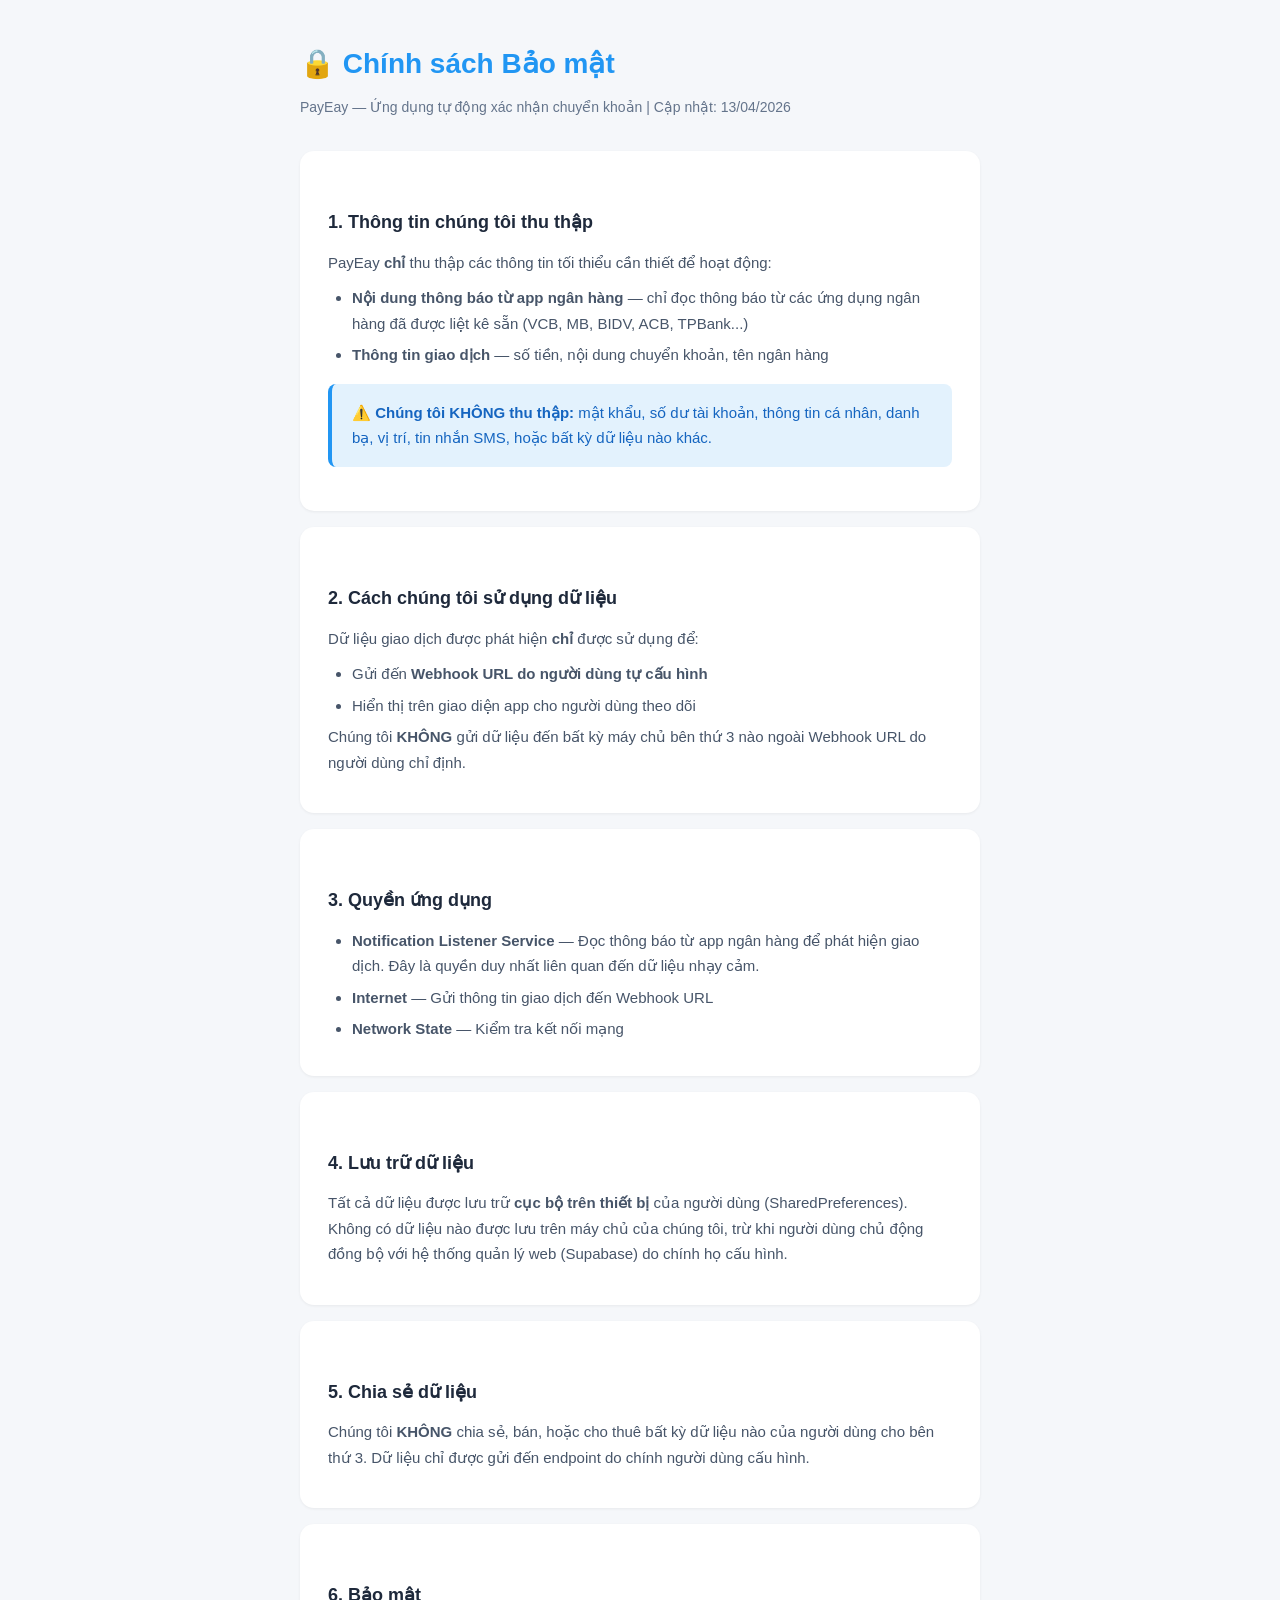
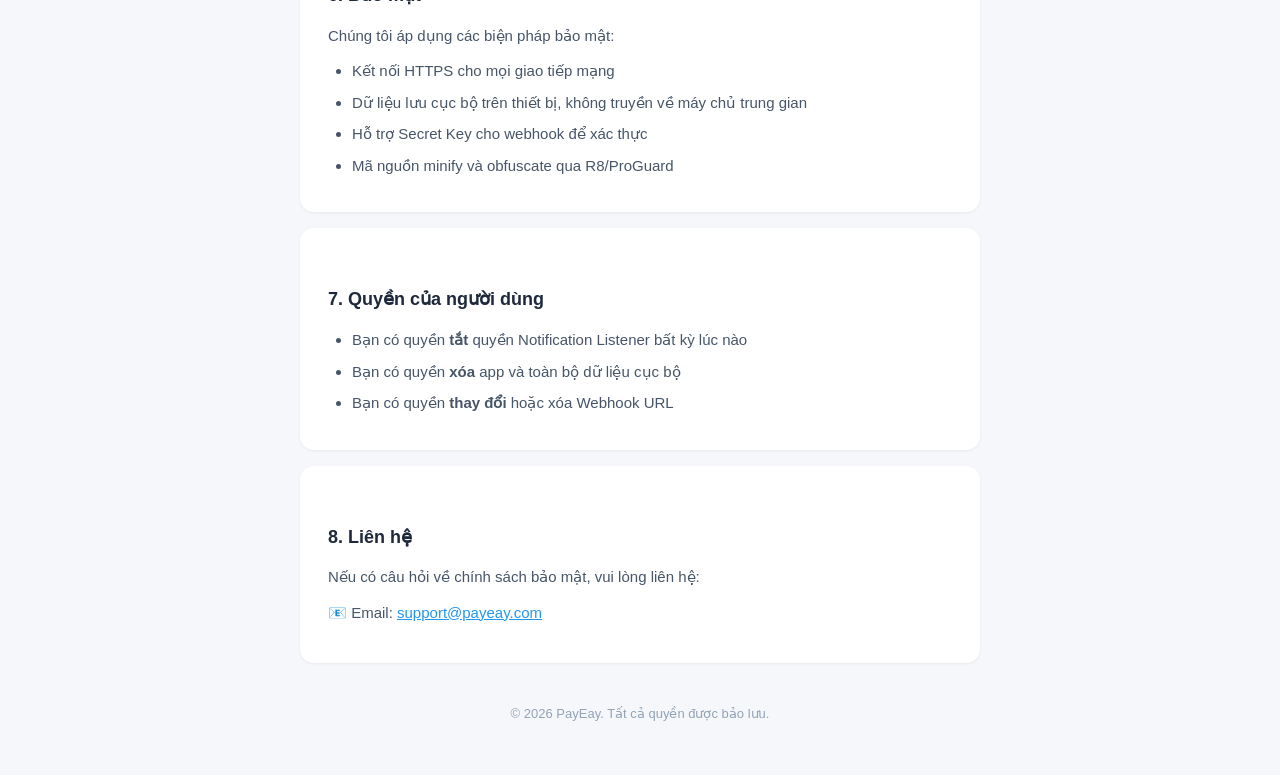
<file: privacy.html>
<!DOCTYPE html>
<html lang="vi">
<head>
    <meta charset="UTF-8">
    <meta name="viewport" content="width=device-width, initial-scale=1.0">
    <title>PayEay — Chính sách Bảo mật</title>
    <style>
        * { margin: 0; padding: 0; box-sizing: border-box; }
        body { font-family: 'Inter', -apple-system, sans-serif; background: #F5F7FA; color: #1E293B; line-height: 1.7; }
        .container { max-width: 720px; margin: 0 auto; padding: 40px 20px; }
        h1 { font-size: 28px; margin-bottom: 8px; color: #2196F3; }
        .subtitle { color: #64748B; margin-bottom: 32px; font-size: 14px; }
        h2 { font-size: 18px; margin: 28px 0 12px; color: #1E293B; }
        p, li { font-size: 15px; color: #475569; margin-bottom: 10px; }
        ul { padding-left: 24px; }
        li { margin-bottom: 6px; }
        .card { background: white; border-radius: 14px; padding: 28px; margin-bottom: 16px; box-shadow: 0 1px 3px rgba(0,0,0,0.06); }
        .highlight { background: #E3F2FD; border-left: 4px solid #2196F3; padding: 16px 20px; border-radius: 8px; margin: 16px 0; }
        .highlight p { color: #1565C0; margin: 0; }
        .footer { text-align: center; color: #94A3B8; font-size: 13px; margin-top: 40px; }
        a { color: #2196F3; }
    </style>
</head>
<body>
    <div class="container">
        <h1>🔒 Chính sách Bảo mật</h1>
        <p class="subtitle">PayEay — Ứng dụng tự động xác nhận chuyển khoản | Cập nhật: 13/04/2026</p>

        <div class="card">
            <h2>1. Thông tin chúng tôi thu thập</h2>
            <p>PayEay <strong>chỉ</strong> thu thập các thông tin tối thiểu cần thiết để hoạt động:</p>
            <ul>
                <li><strong>Nội dung thông báo từ app ngân hàng</strong> — chỉ đọc thông báo từ các ứng dụng ngân hàng đã được liệt kê sẵn (VCB, MB, BIDV, ACB, TPBank...)</li>
                <li><strong>Thông tin giao dịch</strong> — số tiền, nội dung chuyển khoản, tên ngân hàng</li>
            </ul>

            <div class="highlight">
                <p>⚠️ <strong>Chúng tôi KHÔNG thu thập:</strong> mật khẩu, số dư tài khoản, thông tin cá nhân, danh bạ, vị trí, tin nhắn SMS, hoặc bất kỳ dữ liệu nào khác.</p>
            </div>
        </div>

        <div class="card">
            <h2>2. Cách chúng tôi sử dụng dữ liệu</h2>
            <p>Dữ liệu giao dịch được phát hiện <strong>chỉ</strong> được sử dụng để:</p>
            <ul>
                <li>Gửi đến <strong>Webhook URL do người dùng tự cấu hình</strong></li>
                <li>Hiển thị trên giao diện app cho người dùng theo dõi</li>
            </ul>
            <p>Chúng tôi <strong>KHÔNG</strong> gửi dữ liệu đến bất kỳ máy chủ bên thứ 3 nào ngoài Webhook URL do người dùng chỉ định.</p>
        </div>

        <div class="card">
            <h2>3. Quyền ứng dụng</h2>
            <ul>
                <li><strong>Notification Listener Service</strong> — Đọc thông báo từ app ngân hàng để phát hiện giao dịch. Đây là quyền duy nhất liên quan đến dữ liệu nhạy cảm.</li>
                <li><strong>Internet</strong> — Gửi thông tin giao dịch đến Webhook URL</li>
                <li><strong>Network State</strong> — Kiểm tra kết nối mạng</li>
            </ul>
        </div>

        <div class="card">
            <h2>4. Lưu trữ dữ liệu</h2>
            <p>Tất cả dữ liệu được lưu trữ <strong>cục bộ trên thiết bị</strong> của người dùng (SharedPreferences). Không có dữ liệu nào được lưu trên máy chủ của chúng tôi, trừ khi người dùng chủ động đồng bộ với hệ thống quản lý web (Supabase) do chính họ cấu hình.</p>
        </div>

        <div class="card">
            <h2>5. Chia sẻ dữ liệu</h2>
            <p>Chúng tôi <strong>KHÔNG</strong> chia sẻ, bán, hoặc cho thuê bất kỳ dữ liệu nào của người dùng cho bên thứ 3. Dữ liệu chỉ được gửi đến endpoint do chính người dùng cấu hình.</p>
        </div>

        <div class="card">
            <h2>6. Bảo mật</h2>
            <p>Chúng tôi áp dụng các biện pháp bảo mật:</p>
            <ul>
                <li>Kết nối HTTPS cho mọi giao tiếp mạng</li>
                <li>Dữ liệu lưu cục bộ trên thiết bị, không truyền về máy chủ trung gian</li>
                <li>Hỗ trợ Secret Key cho webhook để xác thực</li>
                <li>Mã nguồn minify và obfuscate qua R8/ProGuard</li>
            </ul>
        </div>

        <div class="card">
            <h2>7. Quyền của người dùng</h2>
            <ul>
                <li>Bạn có quyền <strong>tắt</strong> quyền Notification Listener bất kỳ lúc nào</li>
                <li>Bạn có quyền <strong>xóa</strong> app và toàn bộ dữ liệu cục bộ</li>
                <li>Bạn có quyền <strong>thay đổi</strong> hoặc xóa Webhook URL</li>
            </ul>
        </div>

        <div class="card">
            <h2>8. Liên hệ</h2>
            <p>Nếu có câu hỏi về chính sách bảo mật, vui lòng liên hệ:</p>
            <p>📧 Email: <a href="mailto:support@payeay.com">support@payeay.com</a></p>
        </div>

        <p class="footer">© 2026 PayEay. Tất cả quyền được bảo lưu.</p>
    </div>
</body>
</html>
</file>
